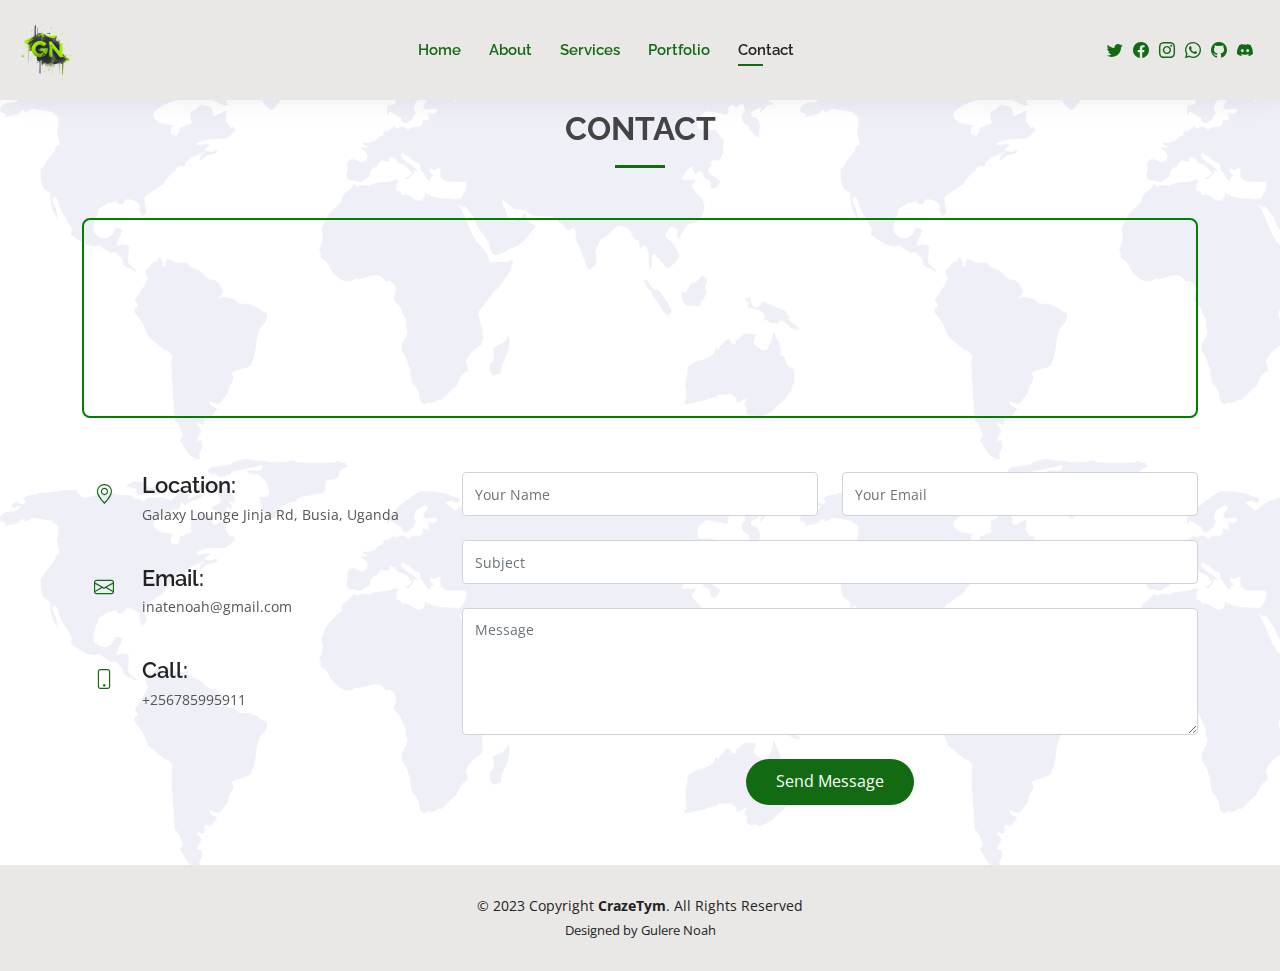
<file: contact.html>
<!DOCTYPE html>
<html lang="en">

<head>
  <meta charset="utf-8">
  <meta content="width=device-width, initial-scale=1.0" name="viewport">

  <title>Contact</title>
  <meta content="Gulere Noah" name="description">
  <meta content="assets/img/favicon.png" name="keywords">

  <!-- Favicons -->
  <link href="assets/img/favicon.png" rel="icon">
  

  <!-- Google Fonts -->
  <link href="https://fonts.googleapis.com/css?family=Open+Sans:300,300i,400,400i,600,600i,700,700i|Raleway:300,300i,400,400i,500,500i,600,600i,700,700i|Poppins:300,300i,400,400i,500,500i,600,600i,700,700i" rel="stylesheet">

  <!-- Vendor CSS Files -->
  <link href="assets/vendor/aos/aos.css" rel="stylesheet">
  <link href="assets/vendor/bootstrap/css/bootstrap.min.css" rel="stylesheet">
  <link href="assets/vendor/bootstrap-icons/bootstrap-icons.css" rel="stylesheet">
  <link href="assets/vendor/boxicons/css/boxicons.min.css" rel="stylesheet">
  <link href="assets/vendor/glightbox/css/glightbox.min.css" rel="stylesheet">
  <link href="assets/vendor/swiper/swiper-bundle.min.css" rel="stylesheet">

  <!-- Template Main CSS File -->
  <link href="assets/css/style.css" rel="stylesheet">

  <script>(function(w, d) { w.CollectId = "63c565249eed8935fca528e8"; var h = d.head || d.getElementsByTagName("head")[0]; var s = d.createElement("script"); s.setAttribute("type", "text/javascript"); s.async=true; s.setAttribute("src", "https://collectcdn.com/launcher.js"); h.appendChild(s); })(window, document);</script>
</head>

<body>

  <!-- ======= Header ======= -->
  <header id="header" class="fixed-top">
    <div class="container-fluid d-flex justify-content-between align-items-center">

      <!-- Uncomment below if you prefer to use an image logo -->
      <a href="index.html" class="logo"><img src="assets/img/logo3.png" alt="" class="img-fluid"></a>

      <nav id="navbar" class="navbar order-last order-lg-0">
        <ul>
          <li><a href="index.html">Home</a></li>
          <li><a href="about.html">About</a></li>
          <li><a href="services.html">Services</a></li>
          <li><a id="mylink" href="portfolio.html">Portfolio</a></li>
          <li><a class="active" href="contact.html">Contact</a></li>
          

        </ul>
        <i class="bi bi-list mobile-nav-toggle"></i>
      </nav><!-- .navbar -->

      <div class="header-social-links">
        
        <a href="https://twitter.com/craze_monk" class="twitter"><i class="bi bi-twitter"></i></a>
        <a href="https://www.facebook.com/gurerenoah" class="facebook"><i class="bi bi-facebook"></i></a>
        <a href="https://www.instagram.com/noahgurere" class="instagram"><i class="bi bi-instagram"></i></a>
        <a href="https://wa.me/256785995911" class="whatsapp"><i class="bi bi-whatsapp"></i></i></a>
        <a href="https://github.com/CrazeMonk" class="github"><i class="bi bi-github"></i></i></a>
        <a href="https://discord.gg/mrq7YDNa" class="discord"><i class="bi bi-discord"></i></i></a>

      </div>
    </div>

  </header><!-- End Header -->
    <!-- ======= Hero Section ======= -->
    
      <main class="above" id="main">

        <!-- ======= Contact Section ======= -->
        <section id="contact" class="contact">
          <div class="container" data-aos="fade-up">
    
            <div class="section-title">
              
              <h2>Contact</h2>
             
            </div>
    
            <div>
              <iframe class="map" src="https://www.google.com/maps/embed?pb=!1m14!1m12!1m3!1d7979.365309080728!2d34.07513432360097!3d0.4724953026493719!2m3!1f0!2f0!3f0!3m2!1i1024!2i768!4f13.1!5e0!3m2!1sen!2sug!4v1673014736349!5m2!1sen!2sug" width="100%" height="200" style="border:2px solid green; border-radius: 8px;" allowfullscreen="" loading="lazy" referrerpolicy="no-referrer-when-downgrade"></iframe>
            </div>
    
            <div class="row mt-5">
    
              <div class="col-lg-4">
                <div class="info">
                  <div class="address">
                    <i class="bi bi-geo-alt"></i>
                    <h4>Location:</h4>
                    <p>Galaxy Lounge Jinja Rd, Busia, Uganda</p>
                  </div>
    
                  <div class="email">
                    <i class="bi bi-envelope"></i>
                    <h4>Email:</h4>
                    <p>inatenoah@gmail.com</p>
                  </div>
    
                  <div class="phone">
                    <i class="bi bi-phone"></i>
                    <h4>Call:</h4>
                    <p>+256785995911</p>
                  </div>
    
                </div>
    
              </div>
    
              <div class="col-lg-8 mt-5 mt-lg-0">
    
                <form action="https://formspree.io/f/moqzqoez" method="post" role="form" class="php-email-form">
                  <input type="text" name="_honey" style="display: none;">
                  <input type="hidden" name="_captcha" value="false">
                  <input type="hidden" name="_next" value="https://noahgulere.github.io/Noahgulere/success.html">
                  
                  <div class="row">
                    <div class="col-md-6 form-group">
                      <input type="text" name="name" class="form-control" id="name" placeholder="Your Name" required>
                    </div>
                    <div class="col-md-6 form-group mt-3 mt-md-0">
                      <input type="email" class="form-control" name="email" id="email" placeholder="Your Email" required>
                    </div>
                  </div>
                  <div class="form-group mt-3">
                    <input type="text" class="form-control" name="subject" id="subject" placeholder="Subject" required>
                  </div>
                  <div class="form-group mt-3">
                    <textarea class="form-control" name="message" rows="5" placeholder="Message" required></textarea>
                  </div>
                  <div class="my-3">
                    <div class="loading">Loading</div>
                    <div class="error-message"></div>
                    <div class="sent-message">Your message has been sent. Thank you!</div>
                  </div>
                  <div class="text-center"><button type="submit">Send Message</button></div>
                </form>
    
              </div>
    
            </div>
    
          </div>
        </section><!-- End Contact Section -->
    
      </main><!-- End #main -->
    

  

  <!-- ======= Footer ======= -->
  <footer id="footer">
    <div class="container">
      <div class="copyright">
        &copy; 2023 Copyright <strong><span>CrazeTym</span></strong>. All Rights Reserved
      </div>
      <div class="credits">
        
        Designed by Gulere Noah
      </div>
    </div>
  </footer><!-- End  Footer -->

  <div id="preloader"></div>
  <a href="#" class="back-to-top d-flex align-items-center justify-content-center"><i class="bi bi-arrow-up-short"></i></a>

  <!-- Vendor JS Files -->
  <script src="assets/vendor/purecounter/purecounter_vanilla.js"></script>
  <script src="assets/vendor/aos/aos.js"></script>
  <script src="assets/vendor/bootstrap/js/bootstrap.bundle.min.js"></script>
  <script src="assets/vendor/glightbox/js/glightbox.min.js"></script>
  <script src="assets/vendor/isotope-layout/isotope.pkgd.min.js"></script>
  <script src="assets/vendor/swiper/swiper-bundle.min.js"></script>
  <script src="assets/vendor/waypoints/noframework.waypoints.js"></script>
 

  <!-- Template Main JS File -->
  <script src="assets/js/main.js"></script>
  <script>document.getElementById("mylink").href = "javascript:void(0)";
  </script>

</body>

</html>
</file>
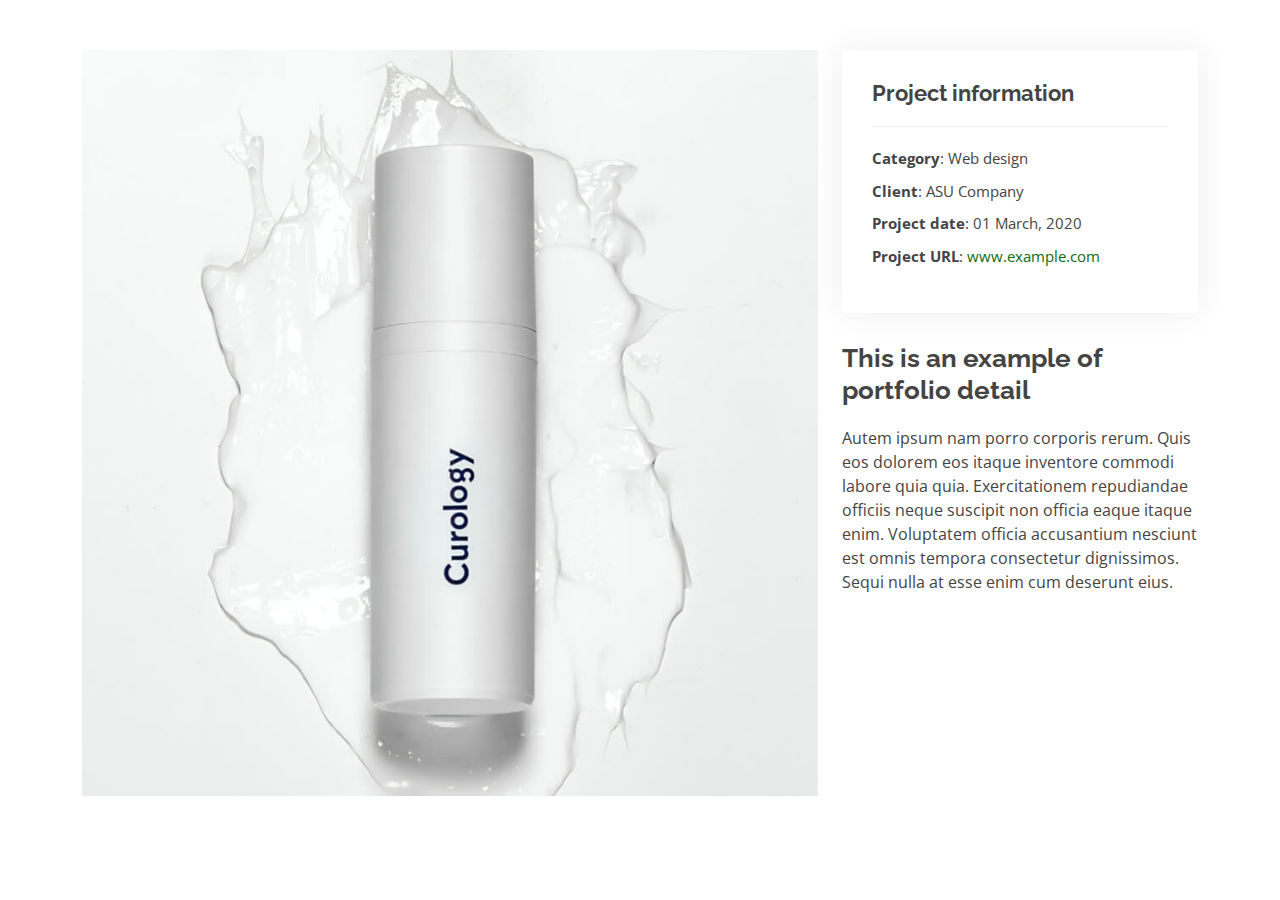
<file: portfolio-details.html>
<!DOCTYPE html>
<html lang="en">

<head>
  <meta charset="utf-8">
  <meta content="width=device-width, initial-scale=1.0" name="viewport">

  <title>Portfolio Details -Gulere Noah</title>
  <meta content="" name="description">
  <meta content="" name="keywords">

  <!-- Favicons -->
  <link href="assets/img/favicon.png" rel="icon">

  <!-- Google Fonts -->
  <link href="https://fonts.googleapis.com/css?family=Open+Sans:300,300i,400,400i,600,600i,700,700i|Raleway:300,300i,400,400i,500,500i,600,600i,700,700i|Poppins:300,300i,400,400i,500,500i,600,600i,700,700i" rel="stylesheet">

  <!-- Vendor CSS Files -->
  <link href="assets/vendor/aos/aos.css" rel="stylesheet">
  <link href="assets/vendor/bootstrap/css/bootstrap.min.css" rel="stylesheet">
  <link href="assets/vendor/bootstrap-icons/bootstrap-icons.css" rel="stylesheet">
  <link href="assets/vendor/boxicons/css/boxicons.min.css" rel="stylesheet">
  <link href="assets/vendor/glightbox/css/glightbox.min.css" rel="stylesheet">
  <link href="assets/vendor/swiper/swiper-bundle.min.css" rel="stylesheet">

  <!-- Template Main CSS File -->
  <link href="assets/css/style.css" rel="stylesheet">

  <!-- =======================================================
  * Template Name: Kelly - v4.10.0
  * Template URL: https://bootstrapmade.com/kelly-free-bootstrap-cv-resume-html-template/
  * Author: BootstrapMade.com
  * License: https://bootstrapmade.com/license/
  ======================================================== -->
</head>

<body>

  <main id="main">

    <!-- ======= Portfolio Details Section ======= -->
    <section id="portfolio-details" class="portfolio-details">
      <div class="container">

        <div class="row gy-4">

          <div class="col-lg-8">
            <div class="portfolio-details-slider swiper">
              <div class="swiper-wrapper align-items-center">

                <div class="swiper-slide">
                  <img src="assets/img/portfolio/portfolio-1.jpg" alt="">
                </div>

                <div class="swiper-slide">
                  <img src="assets/img/portfolio/portfolio-2.jpg" alt="">
                </div>

                <div class="swiper-slide">
                  <img src="assets/img/portfolio/portfolio-3.jpg" alt="">
                </div>

              </div>
              <div class="swiper-pagination"></div>
            </div>
          </div>

          <div class="col-lg-4">
            <div class="portfolio-info">
              <h3>Project information</h3>
              <ul>
                <li><strong>Category</strong>: Web design</li>
                <li><strong>Client</strong>: ASU Company</li>
                <li><strong>Project date</strong>: 01 March, 2020</li>
                <li><strong>Project URL</strong>: <a href="#">www.example.com</a></li>
              </ul>
            </div>
            <div class="portfolio-description">
              <h2>This is an example of portfolio detail</h2>
              <p>
                Autem ipsum nam porro corporis rerum. Quis eos dolorem eos itaque inventore commodi labore quia quia. Exercitationem repudiandae officiis neque suscipit non officia eaque itaque enim. Voluptatem officia accusantium nesciunt est omnis tempora consectetur dignissimos. Sequi nulla at esse enim cum deserunt eius.
              </p>
            </div>
          </div>

        </div>

      </div>
    </section><!-- End Portfolio Details Section -->

  </main><!-- End #main -->

  <div id="preloader"></div>
  <a href="#" class="back-to-top d-flex align-items-center justify-content-center"><i class="bi bi-arrow-up-short"></i></a>

  <!-- Vendor JS Files -->
  <script src="assets/vendor/purecounter/purecounter_vanilla.js"></script>
  <script src="assets/vendor/aos/aos.js"></script>
  <script src="assets/vendor/bootstrap/js/bootstrap.bundle.min.js"></script>
  <script src="assets/vendor/glightbox/js/glightbox.min.js"></script>
  <script src="assets/vendor/isotope-layout/isotope.pkgd.min.js"></script>
  <script src="assets/vendor/swiper/swiper-bundle.min.js"></script>
  <script src="assets/vendor/waypoints/noframework.waypoints.js"></script>
  <script src="assets/vendor/php-email-form/validate.js"></script>

  <!-- Template Main JS File -->
  <script src="assets/js/main.js"></script>

</body>

</html>
</file>
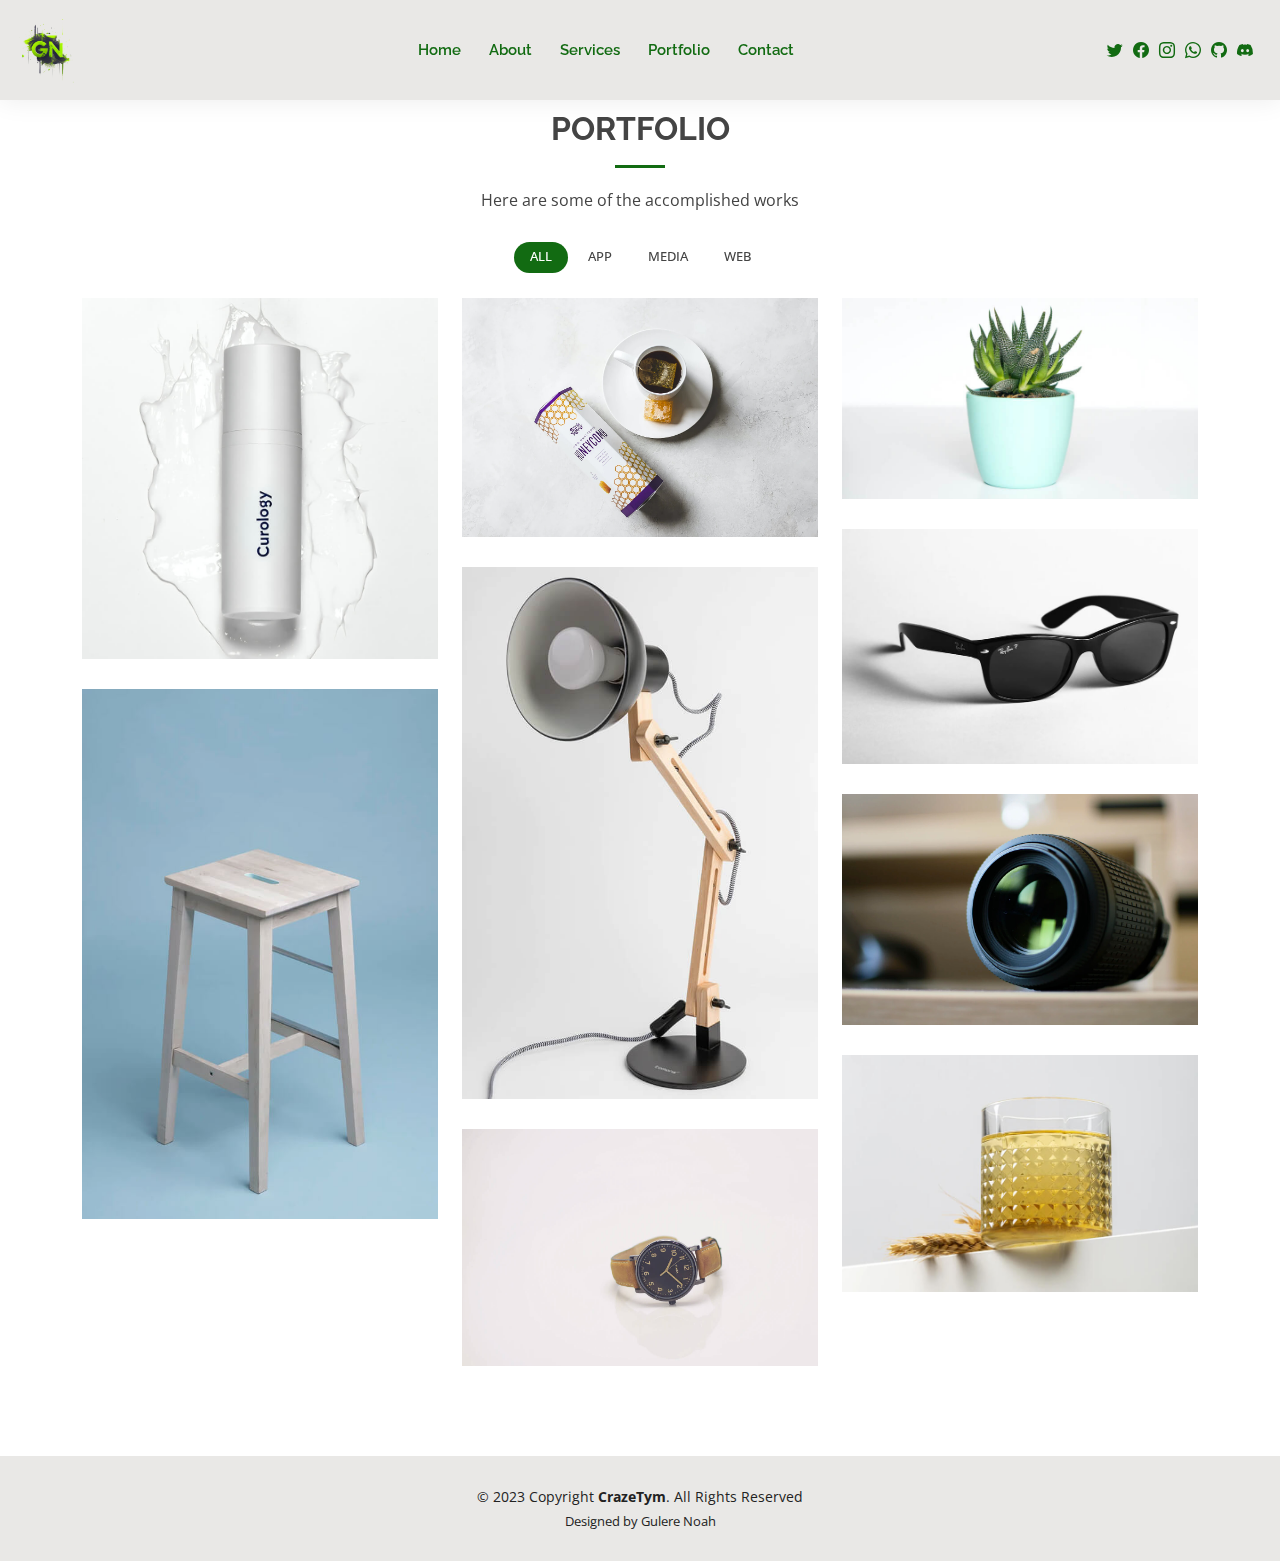
<file: portfolio.html>
<!DOCTYPE html>
<html lang="en">

<head>
  <meta charset="utf-8">
  <meta content="width=device-width, initial-scale=1.0" name="viewport">

  <title>Portfolio - Gulere Noah</title>
  <meta content="" name="description">
  <meta content="" name="keywords">

  <!-- Favicons -->
  <link href="assets/img/favicon.png" rel="icon">
  

  <!-- Google Fonts -->
  <link href="https://fonts.googleapis.com/css?family=Open+Sans:300,300i,400,400i,600,600i,700,700i|Raleway:300,300i,400,400i,500,500i,600,600i,700,700i|Poppins:300,300i,400,400i,500,500i,600,600i,700,700i" rel="stylesheet">

  <!-- Vendor CSS Files -->
  <link href="assets/vendor/aos/aos.css" rel="stylesheet">
  <link href="assets/vendor/bootstrap/css/bootstrap.min.css" rel="stylesheet">
  <link href="assets/vendor/bootstrap-icons/bootstrap-icons.css" rel="stylesheet">
  <link href="assets/vendor/boxicons/css/boxicons.min.css" rel="stylesheet">
  <link href="assets/vendor/glightbox/css/glightbox.min.css" rel="stylesheet">
  <link href="assets/vendor/swiper/swiper-bundle.min.css" rel="stylesheet">

  <!-- Template Main CSS File -->
  <link href="assets/css/style.css" rel="stylesheet">
  <script>(function(w, d) { w.CollectId = "63c565249eed8935fca528e8"; var h = d.head || d.getElementsByTagName("head")[0]; var s = d.createElement("script"); s.setAttribute("type", "text/javascript"); s.async=true; s.setAttribute("src", "https://collectcdn.com/launcher.js"); h.appendChild(s); })(window, document);</script>

  <!-- =======================================================
  * Template Name: Kelly - v4.10.0
  * Template URL: https://bootstrapmade.com/kelly-free-bootstrap-cv-resume-html-template/
  * Author: BootstrapMade.com
  * License: https://bootstrapmade.com/license/
  ======================================================== -->
</head>

<body>

  <!-- ======= Header ======= -->
  <header id="header" class="fixed-top">
    <div class="container-fluid d-flex justify-content-between align-items-center">

      
      <!-- Uncomment below if you prefer to use an image logo -->
       <a href="index.html" class="logo"><img src="assets/img/logo3.png" alt="" class="img-fluid"></a>

      <nav id="navbar" class="navbar order-last order-lg-0">
        <ul>
          <li><a href="index.html">Home</a></li>
          <li><a href="about.html">About</a></li>
          <li><a href="services.html">Services</a></li>
          <li><a id="mylink" href="portfolio.html">Portfolio</a></li>
          <li><a href="contact.html">Contact</a></li>
          
        </ul>
        <i class="bi bi-list mobile-nav-toggle"></i>
      </nav><!-- .navbar -->

      <div class="header-social-links">
        
        <a href="https://twitter.com/craze_monk" class="twitter"><i class="bi bi-twitter"></i></a>
        <a href="https://www.facebook.com/gurerenoah" class="facebook"><i class="bi bi-facebook"></i></a>
        <a href="https://www.instagram.com/noahgurere" class="instagram"><i class="bi bi-instagram"></i></a>
        <a href="https://wa.me/256785995911" class="whatsapp"><i class="bi bi-whatsapp"></i></i></a>
        <a href="https://github.com/CrazeMonk" class="github"><i class="bi bi-github"></i></i></a>
        <a href="https://discord.gg/mrq7YDNa" class="discord"><i class="bi bi-discord"></i></i></a>

      </div>

    </div>

  </header><!-- End Header -->
  <main id="main">

    <!-- ======= Portfolio Section ======= -->
    <section id="portfolio" class="portfolio">
      <div class="container" data-aos="fade-up">

        <div class="section-title">
          <h2 >Portfolio</h2>
          <p>Here are some of the accomplished works</p>
        </div>

        <div class="row" data-aos="fade-up" data-aos-delay="100">
          <div class="col-lg-12 d-flex justify-content-center">
            <ul id="portfolio-flters">
              <li data-filter="*" class="filter-active">All</li>
              <li data-filter=".filter-app">App</li>
              <li data-filter=".filter-card">Media</li>
              <li data-filter=".filter-web">Web</li>
            </ul>
          </div>
        </div>

        <div class="row portfolio-container" data-aos="fade-up" data-aos-delay="200">

          <div class="col-lg-4 col-md-6 portfolio-item filter-app">
            <div class="portfolio-wrap">
              <img src="assets/img/portfolio/portfolio-1.jpg" class="img-fluid" alt="">
              <div class="portfolio-info">
                <h4>App 1</h4>
                <p>App</p>
                <div class="portfolio-links">
                  <a href="assets/img/portfolio/portfolio-1.jpg" data-gallery="portfolioGallery" class="portfolio-lightbox" title="App 1"><i class="bx bx-plus"></i></a>
                  <a href="portfolio-details.html" class="portfolio-details-lightbox" data-glightbox="type: external" title="Portfolio Details"><i class="bx bx-link"></i></a>
                </div>
              </div>
            </div>
          </div>

          <div class="col-lg-4 col-md-6 portfolio-item filter-web">
            <div class="portfolio-wrap">
              <img src="assets/img/portfolio/portfolio-2.jpg" class="img-fluid" alt="">
              <div class="portfolio-info">
                <h4>Web 3</h4>
                <p>Web</p>
                <div class="portfolio-links">
                  <a href="assets/img/portfolio/portfolio-2.jpg" data-gallery="portfolioGallery" class="portfolio-lightbox" title="Web 3"><i class="bx bx-plus"></i></a>
                  <a href="portfolio-details.html" class="portfolio-details-lightbox" data-glightbox="type: external" title="Portfolio Details"><i class="bx bx-link"></i></a>
                </div>
              </div>
            </div>
          </div>

          <div class="col-lg-4 col-md-6 portfolio-item filter-app">
            <div class="portfolio-wrap">
              <img src="assets/img/portfolio/portfolio-3.jpg" class="img-fluid" alt="">
              <div class="portfolio-info">
                <h4>App 2</h4>
                <p>App</p>
                <div class="portfolio-links">
                  <a href="assets/img/portfolio/portfolio-3.jpg" data-gallery="portfolioGallery" class="portfolio-lightbox" title="App 2"><i class="bx bx-plus"></i></a>
                  <a href="portfolio-details.html" class="portfolio-details-lightbox" data-glightbox="type: external" title="Portfolio Details"><i class="bx bx-link"></i></a>
                </div>
              </div>
            </div>
          </div>

          <div class="col-lg-4 col-md-6 portfolio-item filter-card">
            <div class="portfolio-wrap">
              <img src="assets/img/portfolio/portfolio-4.jpg" class="img-fluid" alt="">
              <div class="portfolio-info">
                <h4>Card 2</h4>
                <p>Card</p>
                <div class="portfolio-links">
                  <a href="assets/img/portfolio/portfolio-4.jpg" data-gallery="portfolioGallery" class="portfolio-lightbox" title="Card 2"><i class="bx bx-plus"></i></a>
                  <a href="portfolio-details.html" class="portfolio-details-lightbox" data-glightbox="type: external" title="Portfolio Details"><i class="bx bx-link"></i></a>
                </div>
              </div>
            </div>
          </div>

          <div class="col-lg-4 col-md-6 portfolio-item filter-web">
            <div class="portfolio-wrap">
              <img src="assets/img/portfolio/portfolio-5.jpg" class="img-fluid" alt="">
              <div class="portfolio-info">
                <h4>Web 2</h4>
                <p>Web</p>
                <div class="portfolio-links">
                  <a href="assets/img/portfolio/portfolio-5.jpg" data-gallery="portfolioGallery" class="portfolio-lightbox" title="Web 2"><i class="bx bx-plus"></i></a>
                  <a href="portfolio-details.html" class="portfolio-details-lightbox" data-glightbox="type: external" title="Portfolio Details"><i class="bx bx-link"></i></a>
                </div>
              </div>
            </div>
          </div>

          <div class="col-lg-4 col-md-6 portfolio-item filter-app">
            <div class="portfolio-wrap">
              <img src="assets/img/portfolio/portfolio-6.jpg" class="img-fluid" alt="">
              <div class="portfolio-info">
                <h4>App 3</h4>
                <p>App</p>
                <div class="portfolio-links">
                  <a href="assets/img/portfolio/portfolio-6.jpg" data-gallery="portfolioGallery" class="portfolio-lightbox" title="App 3"><i class="bx bx-plus"></i></a>
                  <a href="portfolio-details.html" class="portfolio-details-lightbox" data-glightbox="type: external" title="Portfolio Details"><i class="bx bx-link"></i></a>
                </div>
              </div>
            </div>
          </div>

          <div class="col-lg-4 col-md-6 portfolio-item filter-card">
            <div class="portfolio-wrap">
              <img src="assets/img/portfolio/portfolio-7.jpg" class="img-fluid" alt="">
              <div class="portfolio-info">
                <h4>Card 1</h4>
                <p>Card</p>
                <div class="portfolio-links">
                  <a href="assets/img/portfolio/portfolio-7.jpg" data-gallery="portfolioGallery" class="portfolio-lightbox" title="Card 1"><i class="bx bx-plus"></i></a>
                  <a href="portfolio-details.html" class="portfolio-details-lightbox" data-glightbox="type: external" title="Portfolio Details"><i class="bx bx-link"></i></a>
                </div>
              </div>
            </div>
          </div>

          <div class="col-lg-4 col-md-6 portfolio-item filter-card">
            <div class="portfolio-wrap">
              <img src="assets/img/portfolio/portfolio-8.jpg" class="img-fluid" alt="">
              <div class="portfolio-info">
                <h4>Card 3</h4>
                <p>Card</p>
                <div class="portfolio-links">
                  <a href="assets/img/portfolio/portfolio-8.jpg" data-gallery="portfolioGallery" class="portfolio-lightbox" title="Card 3"><i class="bx bx-plus"></i></a>
                  <a href="portfolio-details.html" class="portfolio-details-lightbox" data-glightbox="type: external" title="Portfolio Details"><i class="bx bx-link"></i></a>
                </div>
              </div>
            </div>
          </div>

          <div class="col-lg-4 col-md-6 portfolio-item filter-web">
            <div class="portfolio-wrap">
              <img src="assets/img/portfolio/portfolio-9.jpg" class="img-fluid" alt="">
              <div class="portfolio-info">
                <h4>Web 3</h4>
                <p>Web</p>
                <div class="portfolio-links">
                  <a href="assets/img/portfolio/portfolio-9.jpg" data-gallery="portfolioGallery" class="portfolio-lightbox" title="Web 3"><i class="bx bx-plus"></i></a>
                  <a href="portfolio-details.html" class="portfolio-details-lightbox" data-glightbox="type: external" title="Portfolio Details"><i class="bx bx-link"></i></a>
                </div>
              </div>
            </div>
          </div>

        </div>

      </div>
    </section><!-- End Portfolio Section -->

  </main><!-- End #main -->

  <!-- ======= Footer ======= -->
  <footer id="footer">
    <div class="container">
      <div class="copyright">
        &copy; 2023 Copyright <strong><span>CrazeTym</span></strong>. All Rights Reserved
      </div>
      <div class="credits">
        
        Designed by Gulere Noah</a>
      </div>
    </div>
  </footer><!-- End  Footer -->

  <div id="preloader"></div>
  <a href="#" class="back-to-top d-flex align-items-center justify-content-center"><i class="bi bi-arrow-up-short"></i></a>

  <!-- Vendor JS Files -->
  <script src="assets/vendor/purecounter/purecounter_vanilla.js"></script>
  <script src="assets/vendor/aos/aos.js"></script>
  <script src="assets/vendor/bootstrap/js/bootstrap.bundle.min.js"></script>
  <script src="assets/vendor/glightbox/js/glightbox.min.js"></script>
  <script src="assets/vendor/isotope-layout/isotope.pkgd.min.js"></script>
  <script src="assets/vendor/swiper/swiper-bundle.min.js"></script>
  <script src="assets/vendor/waypoints/noframework.waypoints.js"></script>
  <script src="assets/vendor/php-email-form/validate.js"></script>

  <!-- Template Main JS File -->
  <script src="assets/js/main.js"></script>
  <script>document.getElementById("mylink").href = "javascript:void(0)";
  </script>

</body>

</html>
</file>
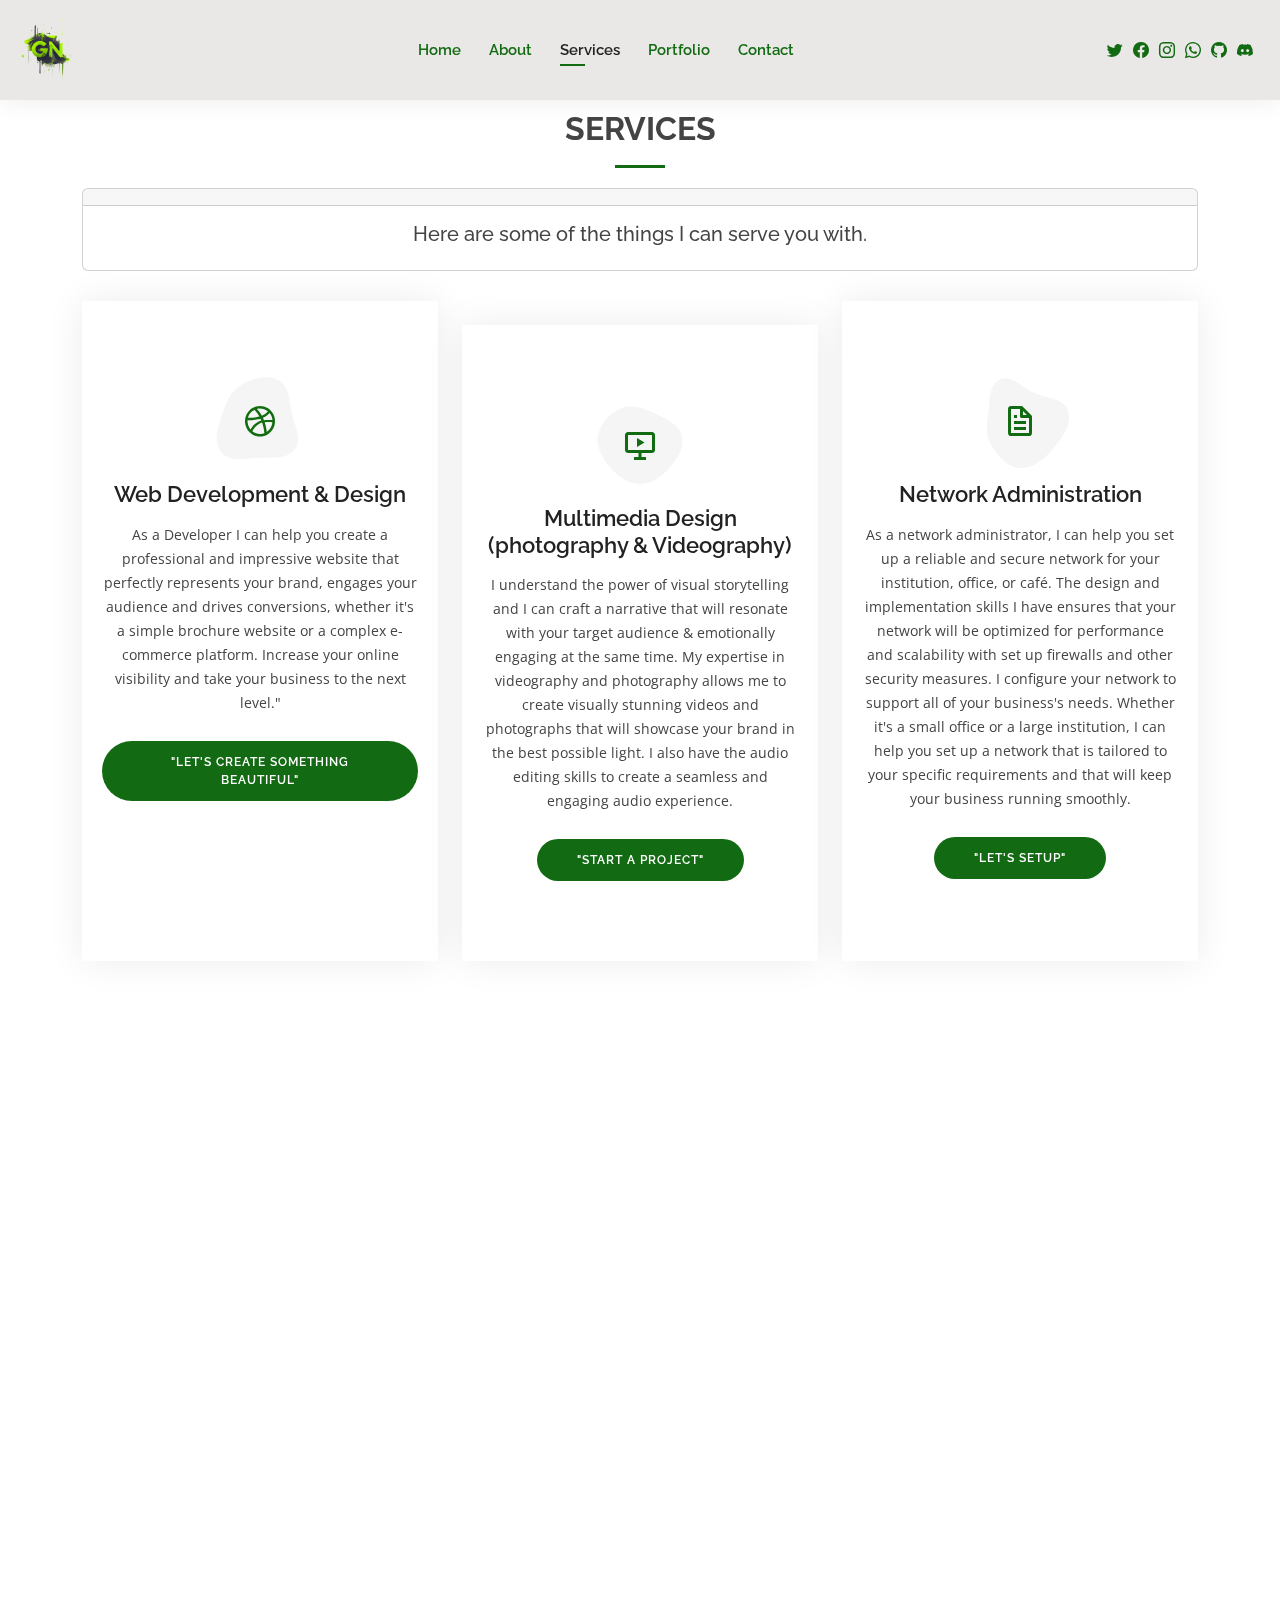
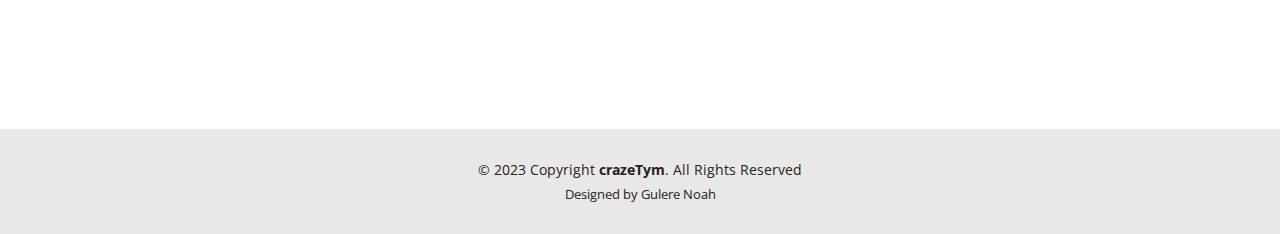
<file: services.html>
<!DOCTYPE html>
<html lang="en">

<head>
  <meta charset="utf-8">
  <meta content="width=device-width, initial-scale=1.0" name="viewport">

  <title>Services -Gulere Noah</title>
  <meta content="" name="description">
  <meta content="" name="keywords">

  <!-- Favicons -->
  <link href="assets/img/favicon.png" rel="icon">
  <link href="assets/img/apple-touch-icon.png" rel="apple-touch-icon">

  <!-- Google Fonts -->
  <link href="https://fonts.googleapis.com/css?family=Open+Sans:300,300i,400,400i,600,600i,700,700i|Raleway:300,300i,400,400i,500,500i,600,600i,700,700i|Poppins:300,300i,400,400i,500,500i,600,600i,700,700i" rel="stylesheet">

  <!-- Vendor CSS Files -->
  <link href="assets/vendor/aos/aos.css" rel="stylesheet">
  <link href="assets/vendor/bootstrap/css/bootstrap.min.css" rel="stylesheet">
  <link href="assets/vendor/bootstrap-icons/bootstrap-icons.css" rel="stylesheet">
  <link href="assets/vendor/boxicons/css/boxicons.min.css" rel="stylesheet">
  <link href="assets/vendor/glightbox/css/glightbox.min.css" rel="stylesheet">
  <link href="assets/vendor/swiper/swiper-bundle.min.css" rel="stylesheet">

  <!-- Template Main CSS File -->
  <link href="assets/css/style.css" rel="stylesheet">
  <script>(function(w, d) { w.CollectId = "63c565249eed8935fca528e8"; var h = d.head || d.getElementsByTagName("head")[0]; var s = d.createElement("script"); s.setAttribute("type", "text/javascript"); s.async=true; s.setAttribute("src", "https://collectcdn.com/launcher.js"); h.appendChild(s); })(window, document);</script>
  <!-- =======================================================
  * Template Name: Noah - v4.10.0
  * Template URL:
  * License: Gulere Noah
  ======================================================== -->
</head>

<body>

  <!-- ======= Header ======= -->
  <header id="header" class="fixed-top">
    <div class="container-fluid d-flex justify-content-between align-items-center">

      
      <!-- Uncomment below if you prefer to use an image logo -->
       <a href="index.html" class="logo"><img src="assets/img/logo3.png" alt="" class="img-fluid"></a>

      <nav id="navbar" class="navbar order-last order-lg-0">
        <ul>
          <li><a href="index.html">Home</a></li>
          <li><a href="about.html">About</a></li>
          <li><a class="active" href="services.html">Services</a></li>
          <li><a id="mylink" href="portfolio.html">Portfolio</a></li>
          <li><a href="contact.html">Contact</a></li>
        </ul>
        <i class="bi bi-list mobile-nav-toggle"></i>
      </nav><!-- .navbar -->

      <div class="header-social-links">
        
        <a href="https://twitter.com/craze_monk" class="twitter"><i class="bi bi-twitter"></i></a>
        <a href="https://www.facebook.com/gurerenoah" class="facebook"><i class="bi bi-facebook"></i></a>
        <a href="https://www.instagram.com/noahgurere" class="instagram"><i class="bi bi-instagram"></i></a>
        <a href="https://wa.me/256785995911" class="whatsapp"><i class="bi bi-whatsapp"></i></i></a>
        <a href="https://github.com/CrazeMonk" class="github"><i class="bi bi-github"></i></i></a>
        <a href="https://discord.gg/mrq7YDNa" class="discord"><i class="bi bi-discord"></i></i></a>
      </div>

    </div>

  </header><!-- End Header -->
    <!-- ======= Hero Section 
    <section id="hero" class="d-flex align-items-center">
      <div class="container d-flex flex-column align-items-center" data-aos="zoom-in" data-aos-delay="100">
        <h1>Gulere Noah</h1>
        <h2>I'm a professional IT Technician</h2>
        <a href="about.html" class="btn-about">About Me</a>
      </div>======= -->
    </section><!-- End Hero -->

  <main id="main">
    

    <!-- ======= Services Section ======= -->
    
    <section id="services" class="services">
      <div class="container" data-aos="fade-up">

        <div class="section-title">
          <h2>Services</h2>
          <div class="card text-center">
            <div class="card-header">
              <ul class="nav nav-pills card-header-pills">
                
            
              </ul>
            </div>
            <div class="card-body" style="border: none;">
              <h5 class="card-title">Here are some of the things I can serve you with.</h5>
          
            </div>
          </div>
          
        </div>

        <div class="row">
          <div class="col-lg-4 col-md-6 d-flex align-items-stretch" data-aos="zoom-in" data-aos-delay="100">
            <div class="icon-box iconbox-blue">
              <div class="icon">
                <svg width="100" height="100" viewBox="0 0 600 600" xmlns="http://www.w3.org/2000/svg">
                  <path stroke="none" stroke-width="0" fill="#f5f5f5" d="M300,521.0016835830174C376.1290562159157,517.8887921683347,466.0731472004068,529.7835943286574,510.70327084640275,468.03025145048787C554.3714126377745,407.6079735673963,508.03601936045806,328.9844924480964,491.2728898941984,256.3432110539036C474.5976632858925,184.082847569629,479.9380746630129,96.60480741107993,416.23090153303,58.64404602377083C348.86323505073057,18.502131276798302,261.93793281208167,40.57373210992963,193.5410806939664,78.93577620505333C130.42746243093433,114.334589627462,98.30271207620316,179.96522072025542,76.75703585869454,249.04625023123273C51.97151888228291,328.5150500222984,13.704378332031375,421.85034740162234,66.52175969318436,486.19268352777647C119.04800174914682,550.1803526380478,217.28368757567262,524.383925680826,300,521.0016835830174"></path>
                </svg>
                <i class="bx bxl-dribbble"></i>
              </div>
              <h4><a href="">Web Development & Design</a></h4>
              <p>As a Developer I can help you create a professional and impressive website that perfectly represents your brand, engages your audience and drives conversions, whether it's a simple brochure website or a complex e-commerce platform. Increase your online visibility and take your business to the next level."</p>
              <br>
              
              <a href="contact.html" class="just" class="btn-about" >"Let's create something beautiful"</a>
              
            </div>
          </div>

          <div class="col-lg-4 col-md-6 d-flex align-items-stretch mt-4" data-aos="zoom-in" data-aos-delay="200">
            <div class="icon-box iconbox-teal">
              <div class="icon">
                <svg width="100" height="100" viewBox="0 0 600 600" xmlns="http://www.w3.org/2000/svg">
                  <path stroke="none" stroke-width="0" fill="#f5f5f5" d="M300,532.3542879108572C369.38199826031484,532.3153073249985,429.10787420159085,491.63046689027357,474.5244479745417,439.17860296908856C522.8885846962883,383.3225815378663,569.1668002868075,314.3205725914397,550.7432151929288,242.7694973846089C532.6665558377875,172.5657663291529,456.2379748765914,142.6223662098291,390.3689995646985,112.34683881706744C326.66090330228417,83.06452184765237,258.84405631176094,53.51806209861945,193.32584062364296,78.48882559362697C121.61183558270385,105.82097193414197,62.805066853699245,167.19869350419734,48.57481801355237,242.6138429142374C34.843463184063346,315.3850353017275,76.69343916112496,383.4422959591041,125.22947124332185,439.3748458443577C170.7312796277747,491.8107796887764,230.57421082200815,532.3932930995766,300,532.3542879108572"></path>
                </svg>
                <i class="bx bx-slideshow"></i>
              </div>
              <h4><a href="">Multimedia Design (photography & Videography)</a></h4>
              <p>I understand the power of visual storytelling and I can craft a narrative that will resonate with your target audience & emotionally engaging at the same time. My expertise in videography and photography allows me to create visually stunning videos and photographs that will showcase your brand in the best possible light. I also have the audio editing skills to create a seamless and engaging audio experience.</p><br>
              <a href="contact.html"
              class="just chatbot-button" class="btn-about">"Start a Project"</a>
            </div>
          </div>

          <div class="col-lg-4 col-md-6 d-flex align-items-stretch mt-4 mt-md-0" data-aos="zoom-in" data-aos-delay="200">
            <div class="icon-box iconbox-teal">
              <div class="icon">
                <svg width="100" height="100" viewBox="0 0 600 600" xmlns="http://www.w3.org/2000/svg">
                  <path stroke="none" stroke-width="0" fill="#f5f5f5" d="M300,582.0697525312426C382.5290701553225,586.8405444964366,449.9789794690241,525.3245884688669,502.5850820975895,461.55621195738473C556.606425686781,396.0723002908107,615.8543463187945,314.28637112970534,586.6730223649479,234.56875336149918C558.9533121215079,158.8439757836574,454.9685369536778,164.00468322053177,381.49747125262974,130.76875717737553C312.15926192815925,99.40240125094834,248.97055460311594,18.661163978235184,179.8680185752513,50.54337015887873C110.5421016452524,82.52863877960104,119.82277516462835,180.83849132639028,109.12597500060166,256.43424936330496C100.08760227029461,320.3096726198365,92.17705696193138,384.0621239912766,124.79988738764834,439.7174275375508C164.83382741302287,508.01625554203684,220.96474134820875,577.5009287672846,300,582.0697525312426"></path>
                </svg>
                <i class="bx bx-file"></i>
              </div>
              <h4><a href="">Network Administration</a></h4>
              <p>As a network administrator, I can help you set up a reliable and secure network for your institution, office, or café. The design and implementation skills I have ensures that your network will be optimized for performance and scalability with set up firewalls and other security measures. I configure your network to support all of your business's needs. Whether it's a small office or a large institution, I can help you set up a network that is tailored to your specific requirements and that will keep your business running smoothly.
                </p><br>
                <a href="contact.html"  class="just" class="btn-about" >"Let's Setup"</a>
            </div>
          </div>

          <div class="col-lg-4 col-md-6 d-flex align-items-stretch mt-4 mt-lg-0" data-aos="zoom-in" data-aos-delay="300">
            <div class="icon-box iconbox-teal">
              <div class="icon">
                <svg width="100" height="100" viewBox="0 0 600 600" xmlns="http://www.w3.org/2000/svg">
                  <path stroke="none" stroke-width="0" fill="#f5f5f5" d="M300,541.5067337569781C382.14930387511276,545.0595476570109,479.8736841581634,548.3450877840088,526.4010558755058,480.5488172755941C571.5218469581645,414.80211281144784,517.5187510058486,332.0715597781072,496.52539010469104,255.14436215662573C477.37192572678356,184.95920475031193,473.57363656557914,105.61284051026155,413.0603344069578,65.22779650032875C343.27470386102294,18.654635553484475,251.2091493199835,5.337323636656869,175.0934190732945,40.62881213300186C97.87086631185822,76.43348514350839,51.98124368387456,156.15599469081315,36.44837278890362,239.84606092416172C21.716077023791087,319.22268207091537,43.775223500013084,401.1760424656574,96.891909868211,461.97329694683043C147.22146801428983,519.5804099606455,223.5754009179313,538.201503339737,300,541.5067337569781"></path>
                </svg>
                <i class="bx bx-tachometer"></i>
              </div>
              <h4><a href="#">Hardware Repair & Maintenance</a></h4>
              <p>You can rely on me to provide you with prompt and efficient maintenance and repair services for all your hardware components including computers, laptops, servers, printers and network devices. Am able to troubleshoot and repair a wide range of hardware issues, from simple software problems to complex hardware failures, ensuring that your equipment is running at optimal performance. Trust me to keep your technology running smoothly, and maximizing productivity with my maintenance and repair services</p><br>
              <a href="contact.html" target="_blank" class="just" class="btn-about" >"Schedule Repair"</a>
            </div>
          </div>

          <div class="col-lg-4 col-md-6 d-flex align-items-stretch mt-4" data-aos="zoom-in" data-aos-delay="100">
            <div class="icon-box iconbox-teal">
              <div class="icon">
                <svg width="100" height="100" viewBox="0 0 600 600" xmlns="http://www.w3.org/2000/svg">
                  <path stroke="none" stroke-width="0" fill="#f5f5f5" d="M300,503.46388370962813C374.79870501325706,506.71871716319447,464.8034551963731,527.1746412648533,510.4981551193396,467.86667711651364C555.9287308511215,408.9015244558933,512.6030010748507,327.5744911775523,490.211057578863,256.5855673507754C471.097692560561,195.9906835881958,447.69079081568157,138.11976852964426,395.19560036434837,102.3242989838813C329.3053358748298,57.3949838291264,248.02791733380457,8.279543830951368,175.87071277845988,42.242879143198664C103.41431057327972,76.34704239035025,93.79494320519305,170.9812938413882,81.28167332365135,250.07896920659033C70.17666984294237,320.27484674793965,64.84698225790005,396.69656628748305,111.28512138212992,450.4950937839243C156.20124167950087,502.5303643271138,231.32542653798444,500.4755392045468,300,503.46388370962813"></path>
                </svg>
                <i class="bx bx-layer"></i>
              </div>
              <h4><a href="">IT Consultancy</a></h4>
              <p>I am an IT consultant offering expert advice on hardware and software solutions to achieve your business goals, providing support and troubleshooting and staying up-to-date with technology trends. I also offer Microsoft Office training and support, helping your team become proficient in using the applications and creating automated processes for time-saving, error reduction, and increased productivity</p><br>
              <a href="contact.html" class="just" class="btn-about" >"Book a Consultation"</a>
            </div>
          </div>

          <div class="col-lg-4 col-md-6 d-flex align-items-stretch mt-4" data-aos="zoom-in" data-aos-delay="300">
            <div class="icon-box iconbox-teal">
              <div class="icon">
                <svg width="100" height="100" viewBox="0 0 600 600" xmlns="http://www.w3.org/2000/svg">
                  <path stroke="none" stroke-width="0" fill="#f5f5f5" d="M300,566.797414625762C385.7384707136149,576.1784315230908,478.7894351017131,552.8928747891023,531.9192734346935,484.94944893311C584.6109503024035,417.5663521118492,582.489472248146,322.67544863468447,553.9536738515405,242.03673114598146C529.1557734026468,171.96086150256528,465.24506316201064,127.66468636344209,395.9583748389544,100.7403814666027C334.2173773831606,76.7482773500951,269.4350130405921,84.62216499799875,207.1952322260088,107.2889140133804C132.92018162631612,134.33871894543012,41.79353780512637,160.00259165414826,22.644507872594943,236.69541883565114C3.319112789854554,314.0945973066697,72.72355303640163,379.243833228382,124.04198916343866,440.3218312028393C172.9286146004772,498.5055451809895,224.45579914871206,558.5317968840102,300,566.797414625762"></path>
                </svg>
                <i class="bx bx-arch"></i>
              </div>
              <h4><a href="">Digital market Branding & Design</a></h4>
              <p>I provide digital marketing and branding services to increase your online visibility, reach a wider audience and build your brand through targeted ads, compelling content, and effective social media campaigns. My services include ad creation,logo creation, content creation and  other digital assets that will help to differentiate your business from other competitors in terms of connecting with your audience, and maintaining a strong online presence hence increasing your business brand awareness and loyalty.</p><br>
              <a href="contact.html" class="just chatbot-button" class="btn-about">"Take the First Step"</a>
            </div>
          </div>

        </div>

      </div>
    </section><!-- End Services Section -->

  </main><!-- End #main -->

  <!-- ======= Footer ======= -->
  <footer id="footer">
    <div class="container">
      <div class="copyright">
        &copy; 2023 Copyright <strong><span>crazeTym</span></strong>. All Rights Reserved
      </div>
      <div class="credits">
        
        Designed by Gulere Noah</a>
      </div>
    </div>
  </footer><!-- End  Footer -->

  <div id="preloader"></div>
  <a href="#" class="back-to-top d-flex align-items-center justify-content-center"><i class="bi bi-arrow-up-short"></i></a>

  <!-- Vendor JS Files -->
  <script src="assets/vendor/purecounter/purecounter_vanilla.js"></script>
  <script src="assets/vendor/aos/aos.js"></script>
  <script src="assets/vendor/bootstrap/js/bootstrap.bundle.min.js"></script>
  <script src="assets/vendor/glightbox/js/glightbox.min.js"></script>
  <script src="assets/vendor/isotope-layout/isotope.pkgd.min.js"></script>
  <script src="assets/vendor/swiper/swiper-bundle.min.js"></script>
  <script src="assets/vendor/waypoints/noframework.waypoints.js"></script>
  <script src="assets/vendor/php-email-form/validate.js"></script>

  <!-- Template Main JS File -->
  <!--chatbot trigger-->

  </script>
  
  <!--main js-->
  <script src="assets/js/main.js"></script>
  <!--portifolio disable-->
  <script>document.getElementById("mylink").href = "javascript:void(0)";
  </script>

</body>

</html>
</file>
<file: assets/css/style.css>
/**
* Template Name: Noah about- v4.10.0
* Template URL:
* Author: Gulere Noah
* License: CrazeTym
*/

/*--------------------------------------------------------------
# General
--------------------------------------------------------------*/
body {
  font-family: "Open Sans", sans-serif;
  color: #444444;
}

a {
  color: rgb(18, 107, 18);
  text-decoration: none;
}

a:hover {
  color: rgb(18, 107, 18);
  text-decoration: none;
}
.sharp{
  margin-top: 60px auto;
}

h1,
h2,
h3,
h4,
h5,
h6 {
  font-family: "Raleway", sans-serif;
}

#main {
  margin-top: 50px;
}

@media (max-width: 992px) {
  #main {
    margin-top: 30px;
  }
}

/*--------------------------------------------------------------
# Preloader
--------------------------------------------------------------*/
#preloader {
  position: fixed;
  top: 0;
  left: 0;
  right: 0;
  bottom: 0;
  z-index: 9999;
  overflow: hidden;
  background: #fff;
}

#preloader:before {
  content: "";
  position: fixed;
  top: calc(50% - 30px);
  left: calc(50% - 30px);
  border: 6px solid rgb(18, 107, 18);
  border-top-color: #dcf5f2;
  border-radius: 50%;
  width: 60px;
  height: 60px;
  -webkit-animation: animate-preloader 1s linear infinite;
  animation: animate-preloader 1s linear infinite;
}

@-webkit-keyframes animate-preloader {
  0% {
    transform: rotate(0deg);
  }

  100% {
    transform: rotate(360deg);
  }
}

@keyframes animate-preloader {
  0% {
    transform: rotate(0deg);
  }

  100% {
    transform: rotate(360deg);
  }
}

/*--------------------------------------------------------------
# Back to top button
--------------------------------------------------------------*/
.back-to-top {
  position: fixed;
  visibility: hidden;
  opacity: 0;
  right: 15px;
  bottom: 15px;
  z-index: 996;
  background: rgb(18, 107, 18);
  width: 40px;
  height: 40px;
  border-radius: 50px;
  transition: all 0.4s;
}

.back-to-top i {
  font-size: 24px;
  color: #fff;
  line-height: 0;
}

.back-to-top:hover {
  background: rgb(18, 107, 18);
  color: #fff;
}

.back-to-top.active {
  visibility: visible;
  opacity: 1;
}

/*--------------------------------------------------------------
# Header
--------------------------------------------------------------*/
#header {
  background: #e9e8e6;
  box-shadow: 0px 0px 25px 0 rgba(0, 0, 0, 0.08);
  z-index: 997;
  padding: 15px 0;
}

#header .logo {
  font-size: 32px;
  margin: 0;
  padding: 0;
  line-height: 1;
  font-weight: 400;
  letter-spacing: 2px;
  text-transform: uppercase;
}

#header .logo a {
  color: #222222;
}

#header .logo img {
  max-height: 70px;
}

@media (max-width: 992px) {
  #header .logo {
    font-size: 28px;
  }
}

/*--------------------------------------------------------------
# Header Social Links
--------------------------------------------------------------*/
.header-social-links {
  padding-right: 15px;
}

.header-social-links a {
  color: rgb(18, 107, 18);
  padding-left: 6px;
  display: inline-block;
  line-height: 0px;
  transition: 0.3s;
  font-size: 16px;
}

.header-social-links a:hover {
  color: rgba(18, 107, 18, 0.26);
}

/*--------------------------------------------------------------
# Navigation Menu
--------------------------------------------------------------*/
/**
* Desktop Navigation 
*/
.navbar {
  padding: 0;
}

.navbar ul {
  margin: 0;
  padding: 0;
  display: flex;
  list-style: none;
  align-items: center;
}

.navbar li {
  position: relative;
  padding: 10px 0 10px 28px;
}

.navbar a,
.navbar a:focus {
  display: flex;
  align-items: center;
  justify-content: space-between;
  font-family: "Raleway", sans-serif;
  font-size: 15px;
  font-weight: 600;
  color: rgb(18, 107, 18);
  white-space: nowrap;
  transition: 0.3s;
  position: relative;
}

.navbar a i,
.navbar a:focus i {
  font-size: 12px;
  line-height: 0;
  margin-left: 5px;
}

.navbar>ul>li>a:before {
  content: "";
  position: absolute;
  width: 0;
  height: 2px;
  bottom: -5px;
  left: 0;
  background-color: rgb(18, 107, 18);
  visibility: hidden;
  width: 0px;
  transition: all 0.3s ease-in-out 0s;
}

.navbar a:hover:before,
.navbar li:hover>a:before,
.navbar .active:before {
  visibility: visible;
  width: 25px;
}

.navbar a:hover,
.navbar .active,
.navbar .active:focus,
.navbar li:hover>a {
  color: #222222;
}

.navbar .dropdown ul {
  display: block;
  position: absolute;
  left: 14px;
  top: calc(100% + 30px);
  margin: 0;
  padding: 10px 0;
  z-index: 99;
  opacity: 0;
  visibility: hidden;
  background: #fff;
  box-shadow: 0px 0px 30px rgba(127, 137, 161, 0.25);
  transition: 0.3s;
  border-radius: 4px;
}

.navbar .dropdown ul li {
  min-width: 200px;
  padding: 0;
}

.navbar .dropdown ul a {
  padding: 10px 20px;
  font-size: 15px;
  text-transform: none;
  font-weight: 600;
}

.navbar .dropdown ul a i {
  font-size: 12px;
}

.navbar .dropdown ul a:hover,
.navbar .dropdown ul .active:hover,
.navbar .dropdown ul li:hover>a {
  color: rgb(18, 107, 18);
}

.navbar .dropdown:hover>ul {
  opacity: 1;
  top: 100%;
  visibility: visible;
}

.navbar .dropdown .dropdown ul {
  top: 0;
  left: calc(100% - 30px);
  visibility: hidden;
}

.navbar .dropdown .dropdown:hover>ul {
  opacity: 1;
  top: 0;
  left: 100%;
  visibility: visible;
}

@media (max-width: 1366px) {
  .navbar .dropdown .dropdown ul {
    left: -90%;
  }

  .navbar .dropdown .dropdown:hover>ul {
    left: -100%;
  }
}

/**
* Mobile Navigation 
*/
.mobile-nav-toggle {
  color: rgb(18, 107, 18);
  font-size: 28px;
  cursor: pointer;
  display: none;
  line-height: 0;
  transition: 0.5s;
}

.mobile-nav-toggle.bi-x {
  color: #fff;
}

@media (max-width: 991px) {
  .mobile-nav-toggle {
    display: block;
  }

  .navbar ul {
    display: none;
  }
}

.navbar-mobile {
  position: fixed;
  overflow: hidden;
  top: 0;
  right: 0;
  left: 0;
  bottom: 0;
  background: rgba(7, 133, 7, 0);
  transition: 0.3s;
  z-index: 999;
}

.navbar-mobile .mobile-nav-toggle {
  position: absolute;
  top: 15px;
  right: 15px;
}

.navbar-mobile ul {
  display: block;
  position: absolute;
  top: 55px;
  right: 15px;
  bottom: 15px;
  left: 15px;
  padding: 10px 0;
  border-radius: 10px;
  background-color: #fff;
  overflow-y: auto;
  transition: 0.3s;
}

.navbar-mobile a,
.navbar-mobile a:focus {
  font-size: 15px;
  padding-right: 15px;
  color: rgb(18, 107, 18);
}

.navbar-mobile a:hover,
.navbar-mobile .active,
.navbar-mobile li:hover>a {
  color: rgba(18, 107, 18, 0.301);
}

.navbar-mobile .getstarted,
.navbar-mobile .getstarted:focus {
  margin: 15px;
}

.navbar-mobile .dropdown ul {
  position: static;
  display: none;
  margin: 10px 20px;
  padding: 10px 0;
  z-index: 99;
  opacity: 1;
  visibility: visible;
  background: #fff;
  box-shadow: 0px 0px 30px rgba(127, 137, 161, 0.25);
}

.navbar-mobile .dropdown ul li {
  min-width: 200px;
}

.navbar-mobile .dropdown ul a {
  padding: 10px 20px;
}

.navbar-mobile .dropdown ul a i {
  font-size: 12px;
}

.navbar-mobile .dropdown ul a:hover,
.navbar-mobile .dropdown ul .active:hover,
.navbar-mobile .dropdown ul li:hover>a {
  color: rgb(18, 107, 18);
}

.navbar-mobile .dropdown>.dropdown-active {
  display: block;
}

/*--------------------------------------------------------------
# Hero Section
--------------------------------------------------------------*/
#hero {
  width: 100%;
  height: 100vh;
  background: url("../img/hero-bg01.jpg") top right;
  background-size: cover;
}

#hero .container {
  padding-top: 70px;
  position: relative;
}

@media (max-width: 992px) {
  #hero .container {
    padding-top: 58px;
  }
}

#hero h1 {
  margin: 0;
  font-size: 48px;
  font-weight: 700;
  line-height: 56px;
  color: #222222;
}

#hero h2 {
  color: #6f6f6f;
  margin: 10px 0 0 0;
  font-size: 22px;
}

#hero .btn-about {
  font-family: "Raleway", sans-serif;
  text-transform: uppercase;
  font-weight: 600;
  font-size: 12px;
  letter-spacing: 1px;
  display: inline-block;
  padding: 12px 40px;
  border-radius: 50px;
  transition: 0.5s;
  margin-top: 2px;
  color: #fff;
  background: rgb(18, 107, 18);
}

#hero .btn-about:hover {
  background: rgb(18, 107, 18);
}
.just{
  font-family: "Raleway", sans-serif;
  text-transform: uppercase;
  font-weight: 600;
  font-size: 12px;
  letter-spacing: 1px;
  display: inline-block;
  padding: 12px 40px;
  border-radius: 50px;
  transition: 0.5s;
  margin-top: 2px;
  color: #fff;
  background: rgb(18, 107, 18);
}
.just:hover{
  background: rgb(18, 107, 18);
}

@media (min-width: 1024px) {
  #hero {
    background-attachment: fixed;
  }
}

@media (max-width: 992px) {
  #hero:before {
    content: "";
    background: rgba(255, 255, 255, 0.8);
    position: absolute;
    bottom: 0;
    top: 0;
    left: 0;
    right: 0;
  }

  #hero h1 {
    font-size: 28px;
    line-height: 36px;
  }

  #hero h2 {
    font-size: 18px;
    line-height: 24px;
  }
}

/*--------------------------------------------------------------
# Sections General
--------------------------------------------------------------*/
section {
  padding: 60px 0;
}

.section-bg {
  background-color: #e7f8f6;
}

.section-title {
  text-align: center;
  padding-bottom: 30px;
}

.section-title h2 {
  font-size: 32px;
  font-weight: bold;
  text-transform: uppercase;
  margin-bottom: 20px;
  padding-bottom: 20px;
  position: relative;
}

.section-title h2::after {
  content: "";
  position: absolute;
  display: block;
  width: 50px;
  height: 3px;
  background: rgb(18, 107, 18);
  bottom: 0;
  left: calc(50% - 25px);
}

.section-title p {
  margin-bottom: 0;
}

/*--------------------------------------------------------------
# Cta
--------------------------------------------------------------*/
.cta {
  background: linear-gradient(rgba(0, 0, 0, 0.6), rgba(0, 0, 0, 0.6)), url("../img/bg-1.jpg") fixed center center;
  background-size: cover;
  padding: 80px 0;
}

.cta h3 {
  color: #fff;
  font-size: 28px;
  font-weight: 700;
}

.cta p {
  color: #fff;
}

.cta .cta-btn {
  font-family: "Raleway", sans-serif;
  text-transform: uppercase;
  font-weight: 500;
  font-size: 16px;
  letter-spacing: 1px;
  display: inline-block;
  padding: 8px 20px;
  border-radius: 2px;
  transition: 0.5s;
  margin: 10px;
  border: 2px solid #fff;
  color: #fff;
}

.cta .cta-btn:hover {
  background: rgb(18, 107, 18);
  border: 2px solid rgb(18, 107, 18);
}

@media (max-width: 1024px) {
  .cta {
    background-attachment: scroll;
  }
}

@media (min-width: 769px) {
  .cta .cta-btn-container {
    display: flex;
    align-items: center;
    justify-content: flex-end;
  }
}

/*--------------------------------------------------------------
# About
--------------------------------------------------------------*/
.about .content h3 {
  font-weight: 700;
  font-size: 26px;
  color: #555555;
}

.about .content ul {
  list-style: none;
  padding: 0;
}

.about .content ul li {
  padding-bottom: 10px;
}

.about .content ul i {
  font-size: 20px;
  padding-right: 2px;
  color: rgb(18, 107, 18);
}

.about .content p:last-child {
  margin-bottom: 0;
}
.overlay {
  position: absolute;
  top: 0;
  left: 0;
  right: 0;
  bottom: 1px;
  border: 0;
  background: rgba(0, 0, 0, 0.5); /* Black background with 50% opacity */
  color: white; /* Text color */
  display: flex; /* Use flexbox layout to center content vertically and horizontally */
  align-items: center;
  justify-content: center;

}
.diamond {
  width: 130px; /* Set width and height of diamond */
  height: 130px;
  background-color: #eee; /* Set background color of diamond */
  transform: rotate(45deg); /* Rotate diamond 45 degrees */
  box-shadow: 0px 35px 30px -30px rgba(0, 0, 0, 0.8); /* Add shadow to lower part of diamond */
  border: 10px solid rgb(18, 107, 18); /* Add white border to diamond */
  border-radius: 8px;
}

.diamond img {
  border-radius: 2px;
  width: 100%; /* Set width of image to fill diamond */
  height: 100%; /* Set height of image to fill diamond */
}
.header-social-links {
  display:block;
  align-items: center; /* vertically align items */
  
}
#doh{
  background-color: rgb(18, 107, 18);
  width: fit-content;
  height: fit-content;
  box-shadow: 2px 2px 5px rgba(0, 0, 0, 0.5);
  border:1px  rgb(18, 107, 18);
}
.quote{
  color: rgb(18, 107, 18) ;
}

.card-body .skill {
  display: flex; /* display elements as a flex container */
  align-items: center; /* align items vertically */
}
#bar{
    background-color: rgba(0, 0, 0, 0); /* Transparent background */
    border: 1px;
  }

  #pro{
    -webkit-column-width:180px;
    background-color:rgba(0, 0, 0, 0) ;
    margin:0px 50px ;
    
  }
  .bg-primary{
    background-color: green !important; /* Change color to green */
    box-shadow: 2px 2px 5px rgba(0, 0, 0, 0.5);
  }
  .progress-bar {
    box-shadow: 2px 2px 5px rgba(0, 0, 0, 0.5);
  }

/*--------------------------------------------------------------
# Skills

.skills .progress {
  height: 60px;
  display: block; 
  background: #444444;
  border-radius: 0;
}

.skills .progress .skill {
  padding: 10px 0;
  margin: 0 0 6px 0;
  text-transform: uppercase;
  display: block;
  font-weight: 600;
  font-family: "Poppins", sans-serif;
  color: #222222;
}

.skills .progress .skill .val {
  float: right;
  font-style: normal;
}

.skills .progress-bar-wrap {
  background: #444444;
}

.skills .progress-bar {
  width: 1px;
  height: 10px;
  transition: 0.9s;
  background-color: rgb(18, 107, 18);
}
--------------------------------------------------------------*/

/*--------------------------------------------------------------
# Facts
--------------------------------------------------------------*/
.facts .counters span {
  font-size: 48px;
  display: block;
  color: rgb(18, 107, 18);
}

.facts .counters p {
  padding: 0;
  margin: 0 0 20px 0;
  font-family: "Raleway", sans-serif;
  font-size: 14px;
}

/*--------------------------------------------------------------
# Testimonials
------------------------------------------------------------
.testimonials .section-header {
  margin-bottom: 40px;
}

.testimonials .testimonials-carousel,
.testimonials .testimonials-slider {
  overflow: hidden;
}

.testimonials .testimonial-item {
  text-align: center;
}

.testimonials .testimonial-item .testimonial-img {
  width: 120px;
  border-radius: 50%;
  border: 4px solid #fff;
  margin: 0 auto;
}

.testimonials .testimonial-item h3 {
  font-size: 20px;
  font-weight: bold;
  margin: 10px 0 5px 0;
  color: #111;
}

.testimonials .testimonial-item h4 {
  font-size: 14px;
  color: #999;
  margin: 0 0 15px 0;
}

.testimonials .testimonial-item .quote-icon-left,
.testimonials .testimonial-item .quote-icon-right {
  color: #c8efea;
  font-size: 26px;
}

.testimonials .testimonial-item .quote-icon-left {
  display: inline-block;
  left: -5px;
  position: relative;
}

.testimonials .testimonial-item .quote-icon-right {
  display: inline-block;
  right: -5px;
  position: relative;
  top: 10px;
}

.testimonials .testimonial-item p {
  font-style: italic;
  margin: 0 auto 15px auto;
}

@media (min-width: 992px) {
  .testimonials .testimonial-item p {
    width: 80%;
  }
}

.testimonials .swiper-pagination {
  margin-top: 20px;
  position: relative;
}

.testimonials .swiper-pagination .swiper-pagination-bullet {
  width: 12px;
  height: 12px;
  background-color: #444444;
  opacity: 1;
  border: 1px solid rgb(18, 107, 18);
}

.testimonials .swiper-pagination .swiper-pagination-bullet-active {
  background-color: rgb(18, 107, 18);
}
--*/

/*--------------------------------------------------------------
# Resume
-----------------------------------------------------------
.resume .resume-title {
  font-size: 26px;
  font-weight: 400;
  margin-top: 20px;
  margin-bottom: 20px;
  color: #222222;
}

.resume .resume-item {
  padding: 0 0 20px 20px;
  margin-top: -2px;
  border-left: 2px solid rgb(18, 107, 18);
  position: relative;
}

.resume .resume-item h4 {
  line-height: 18px;
  font-size: 18px;
  font-weight: 600;
  font-family: "Poppins", sans-serif;
  color: rgb(18, 107, 10);
  margin-bottom: 10px;
}

.resume .resume-item h5 {
  font-size: 16px;
  background: #444444;
  padding: 5px 15px;
  display: inline-block;
  font-weight: 600;
  margin-bottom: 10px;
  color: #34b7a7;
}

.resume .resume-item ul {
  padding-left: 20px;
}

.resume .resume-item ul li {
  padding-bottom: 10px;
}

.resume .resume-item:last-child {
  padding-bottom: 0;
}

.resume .resume-item::before {
  content: "";
  position: absolute;
  width: 16px;
  height: 16px;
  border-radius: 50px;
  left: -9px;
  top: 0;
  background: #444444;
  border: 2px solid rgb(18, 107, 18);
}
---*/
/*--------------------------------------------------------------
# Services
--------------------------------------------------------------*/
.services .icon-box {
  text-align: center;
  padding: 70px 20px 80px 20px;
  transition: all ease-in-out 0.3s;
  background: #fff;
  box-shadow: 0px 0 35px 0 rgba(0, 0, 0, 0.08);
}

.services .icon-box .icon {
  margin: 0 auto;
  width: 100px;
  height: 100px;
  display: flex;
  align-items: center;
  justify-content: center;
  transition: ease-in-out 0.3s;
  position: relative;
}

.services .icon-box .icon i {
  font-size: 36px;
  transition: 0.5s;
  position: relative;
}

.services .icon-box .icon svg {
  position: absolute;
  top: 0;
  left: 0;
}

.services .icon-box .icon svg path {
  transition: 0.5s;
  fill: #f5f5f5;
}

.services .icon-box h4 {
  font-weight: 600;
  margin: 10px 0 15px 0;
  font-size: 22px;
}

.services .icon-box h4 a {
  color: #222222;
  transition: ease-in-out 0.3s;
}

.services .icon-box p {
  line-height: 24px;
  font-size: 14px;
  margin-bottom: 0;
}

.services .iconbox-blue i {
  color: rgb(18, 108, 16);
}

.services .iconbox-blue:hover .icon i {
  color: #fff;
}

.services .iconbox-blue:hover .icon path {
  fill: rgb(18, 107, 18);
}

.services .iconbox-orange i {
  color: #ffa76e;
}

.services .iconbox-orange:hover .icon i {
  color: #fff;
}

.services .iconbox-orange:hover .icon path {
  fill: #ffa76e;
}

.services .iconbox-pink i {
  color: #e80368;
}

.services .iconbox-pink:hover .icon i {
  color: #fff;
}

.services .iconbox-pink:hover .icon path {
  fill: #e80368;
}

.services .iconbox-yellow i {
  color: #ffbb2c;
}

.services .iconbox-yellow:hover .icon i {
  color: #fff;
}

.services .iconbox-yellow:hover .icon path {
  fill: #ffbb2c;
}

.services .iconbox-red i {
  color: #ff5828;
}

.services .iconbox-red:hover .icon i {
  color: #fff;
}

.services .iconbox-red:hover .icon path {
  fill: #ff5828;
}

.services .iconbox-teal i {
  color: rgb(18, 107, 18);
}

.services .iconbox-teal:hover .icon i {
  color: #fff;
}

.services .iconbox-teal:hover .icon path {
  fill: rgb(18, 107, 18);
}

/*--------------------------------------------------------------
# Portfolio
--------------------------------------------------------------*/
.portfolio .portfolio-item {
  margin-bottom: 30px;
}

.portfolio #portfolio-flters {
  padding: 0;
  margin: 0 auto 20px auto;
  list-style: none;
  text-align: center;
}

.portfolio #portfolio-flters li {
  cursor: pointer;
  display: inline-block;
  padding: 8px 16px 10px 16px;
  font-size: 13px;
  font-weight: 500;
  line-height: 1;
  text-transform: uppercase;
  color: #444444;
  margin-bottom: 5px;
  transition: all 0.3s ease-in-out;
  border-radius: 50px;
}

.portfolio #portfolio-flters li:hover,
.portfolio #portfolio-flters li.filter-active {
  color: #fff;
  background: rgb(18, 107, 18);
}

.portfolio #portfolio-flters li:last-child {
  margin-right: 0;
}

.portfolio .portfolio-wrap {
  transition: 0.3s;
  position: relative;
  overflow: hidden;
  z-index: 1;
  background: rgba(34, 34, 34, 0.6);
}

.portfolio .portfolio-wrap::before {
  content: "";
  background: rgba(34, 34, 34, 0.6);
  position: absolute;
  left: 0;
  right: 0;
  top: 0;
  bottom: 0;
  transition: all ease-in-out 0.3s;
  z-index: 2;
  opacity: 0;
}

.portfolio .portfolio-wrap img {
  transition: all ease-in-out 0.3s;
}

.portfolio .portfolio-wrap .portfolio-info {
  opacity: 0;
  position: absolute;
  top: 0;
  left: 0;
  right: 0;
  bottom: 0;
  z-index: 3;
  transition: all ease-in-out 0.3s;
  display: flex;
  flex-direction: column;
  justify-content: flex-end;
  align-items: flex-start;
  padding: 20px;
}

.portfolio .portfolio-wrap .portfolio-info h4 {
  font-size: 20px;
  color: #fff;
  font-weight: 600;
}

.portfolio .portfolio-wrap .portfolio-info p {
  color: rgba(255, 255, 255, 0.7);
  font-size: 14px;
  text-transform: uppercase;
  padding: 0;
  margin: 0;
  font-style: italic;
}

.portfolio .portfolio-wrap .portfolio-links {
  text-align: center;
  z-index: 4;
}

.portfolio .portfolio-wrap .portfolio-links a {
  color: #fff;
  margin: 0 5px 0 0;
  font-size: 28px;
  display: inline-block;
  transition: 0.3s;
}

.portfolio .portfolio-wrap .portfolio-links a:hover {
  color: rgb(18, 107, 18);
}

.portfolio .portfolio-wrap:hover::before {
  opacity: 1;
}

.portfolio .portfolio-wrap:hover img {
  transform: scale(1.2);
}

.portfolio .portfolio-wrap:hover .portfolio-info {
  opacity: 1;
}

/*--------------------------------------------------------------
# Portfolio Details
--------------------------------------------------------------*/
.portfolio-details {
  padding-top: 0;
}

.portfolio-details .portfolio-details-slider img {
  width: 100%;
}

.portfolio-details .portfolio-details-slider .swiper-pagination {
  margin-top: 20px;
  position: relative;
}

.portfolio-details .portfolio-details-slider .swiper-pagination .swiper-pagination-bullet {
  width: 12px;
  height: 12px;
  background-color: #fff;
  opacity: 1;
  border: 1px solid rgb(18, 107, 18)7;
}

.portfolio-details .portfolio-details-slider .swiper-pagination .swiper-pagination-bullet-active {
  background-color: rgb(18, 107, 18)7;
}

.portfolio-details .portfolio-info {
  padding: 30px;
  box-shadow: 0px 0 30px rgba(34, 34, 34, 0.08);
}

.portfolio-details .portfolio-info h3 {
  font-size: 22px;
  font-weight: 700;
  margin-bottom: 20px;
  padding-bottom: 20px;
  border-bottom: 1px solid #eee;
}

.portfolio-details .portfolio-info ul {
  list-style: none;
  padding: 0;
  font-size: 15px;
}

.portfolio-details .portfolio-info ul li+li {
  margin-top: 10px;
}

.portfolio-details .portfolio-description {
  padding-top: 30px;
}

.portfolio-details .portfolio-description h2 {
  font-size: 26px;
  font-weight: 700;
  margin-bottom: 20px;
}

.portfolio-details .portfolio-description p {
  padding: 0;
}

/*--------------------------------------------------------------
# Contact
--------------------------------------------------------------*/
.contact .info {
  width: 100%;
  background: rgba(255, 255, 255, 0);
}

.contact .info i {
  font-size: 20px;
  color: rgb(18, 107, 18);
  float: left;
  width: 44px;
  height: 44px;
  background: #effbf905;
  display: flex;
  justify-content: center;
  align-items: center;
  border-radius: 50px;
  transition: all 0.3s ease-in-out;
}

.contact .info h4 {
  padding: 0 0 0 60px;
  font-size: 22px;
  font-weight: 600;
  margin-bottom: 5px;
  color: #222222;
}

.contact .info p {
  padding: 0 0 0 60px;
  margin-bottom: 0;
  font-size: 14px;
  color: #555555;
}

.contact .info .email,
.contact .info .phone {
  margin-top: 40px;
}

.contact .info .email:hover i,
.contact .info .address:hover i,
.contact .info .phone:hover i {
  background: rgb(18, 107, 18);
  color: rgba(255, 255, 255, 0.171);
}

.contact .php-email-form {
  width: 100%;
  background: rgba(255, 255, 255, 0);
}

.contact .php-email-form .form-group {
  padding-bottom: 8px;
}

.contact .php-email-form .error-message {
  display: none;
  color: rgba(255, 255, 255, 0.212);
  background: #ed3c0d;
  text-align: center;
  padding: 15px;
  font-weight: 600;
}

.contact .php-email-form .sent-message {
  display: none;
  color: rgba(255, 255, 255, 0.137);
  background: #18d26e;
  text-align: center;
  padding: 15px;
  font-weight: 600;
}

.contact .php-email-form .loading {
  display: none;
  background: rgba(255, 255, 255, 0);
  text-align: center;
  padding: 15px;
}

.contact .php-email-form .loading:before {
  content: "";
  display: inline-block;
  border-radius: 50%;
  width: 24px;
  height: 24px;
  margin: 0 10px -6px 0;
  border: 3px solid rgb(18, 107, 18);
  border-top-color: #eee;
  -webkit-animation: animate-loading 1s linear infinite;
  animation: animate-loading 1s linear infinite;
}

.contact .php-email-form input,
.contact .php-email-form textarea {
  border-radius: 4px;
  box-shadow: none;
  font-size: 14px;
}

.contact .php-email-form input:focus,
.contact .php-email-form textarea:focus {
  border-color: rgb(18, 107, 18);
}

.contact .php-email-form input {
  height: 44px;
}

.contact .php-email-form textarea {
  padding: 10px 12px;
}

.contact .php-email-form button[type=submit] {
  background: rgb(18, 107, 18);
  border: 0;
  padding: 10px 30px 12px 30px;
  color: #fff;
  transition: 0.4s;
  border-radius: 50px;
}

.contact .php-email-form button[type=submit]:hover {
  background: rgb(18, 107, 18);
}

@-webkit-keyframes animate-loading {
  0% {
    transform: rotate(0deg);
  }

  100% {
    transform: rotate(360deg);
  }
}

@keyframes animate-loading {
  0% {
    transform: rotate(0deg);
  }

  100% {
    transform: rotate(360deg);
  }
}
.above{
  background-image: url("../img/footer-bg.png");
}
/*about*/

#about{
 background-color: rgb(18, 107, 18);
 color: #e7f8f6;
border-radius: 9px;
box-shadow: 0px 40px 40px -30px rgba(0, 0, 0, 0.4);
}

.open-quote .close-quote{
 font-size: x-large;
}








/*--------------------------------------------------------------
# Footer
--------------------------------------------------------------*/
#footer {
  background: #e9e8e6;
  padding: 30px 0;
  color: #222222;
  font-size: 14px;
  text-align: center;
}

#footer .credits {
  padding-top: 5px;
  font-size: 13px;
}

#footer .credits a {
  color: rgb(18, 107, 18);
}
</file>
